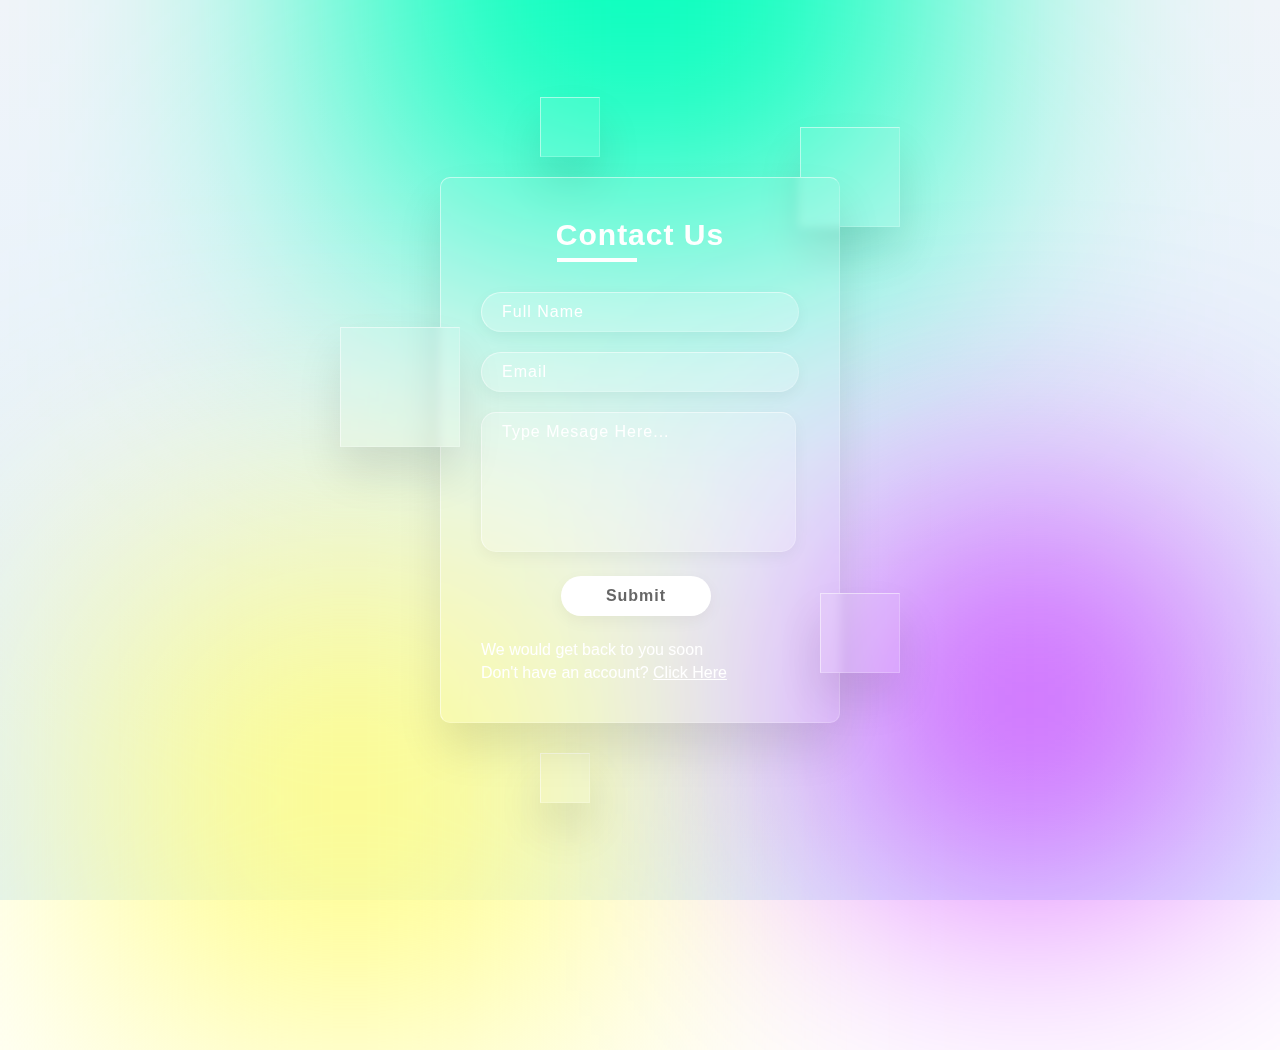
<file: contact.html>
<!DOCTYPE html>
<html lang="en">
<head>
    <meta charset="UTF-8">
    <meta name="viewport" content="width=device-width, initial-scale=1.0">
    <title>Contact-Us</title>
     <link rel="stylesheet" href="glass-form.css">
</head>
<body>
    <section>
        <div class="color"></div>
        <div class="color"></div>
        <div class="color"></div>
        <div class="box">
            <div class="square" style="--i:0"></div>
            <div class="square" style="--i:1"></div>
            <div class="square" style="--i:2"></div>
            <div class="square" style="--i:3"></div>
            <div class="square" style="--i:4"></div>
            <div class="container">
                <div class="form">
                    <h2>Contact Us</h2>
                    <form action="">
                        <div class="inputBx">
                            <input type="text" placeholder="Full Name">
                        </div>
                        <div class="inputBx">
                            <input type="email" placeholder="Email">
                        </div>
                        <div class="inputBx">
                            <textarea name="message" id="" placeholder="Type Mesage Here..."></textarea>
                        </div>
                        <div class="inputBx">
                            <input type="submit" value="Submit">
                        </div>
                        <p class="text">We would get back to you soon</p>
                        <p class="text">Don't have an account? <a href="#">Click Here</a></p>
                    </form>
                </div>
            </div>
        </div>
    </section>
</body>
</html>
</file>
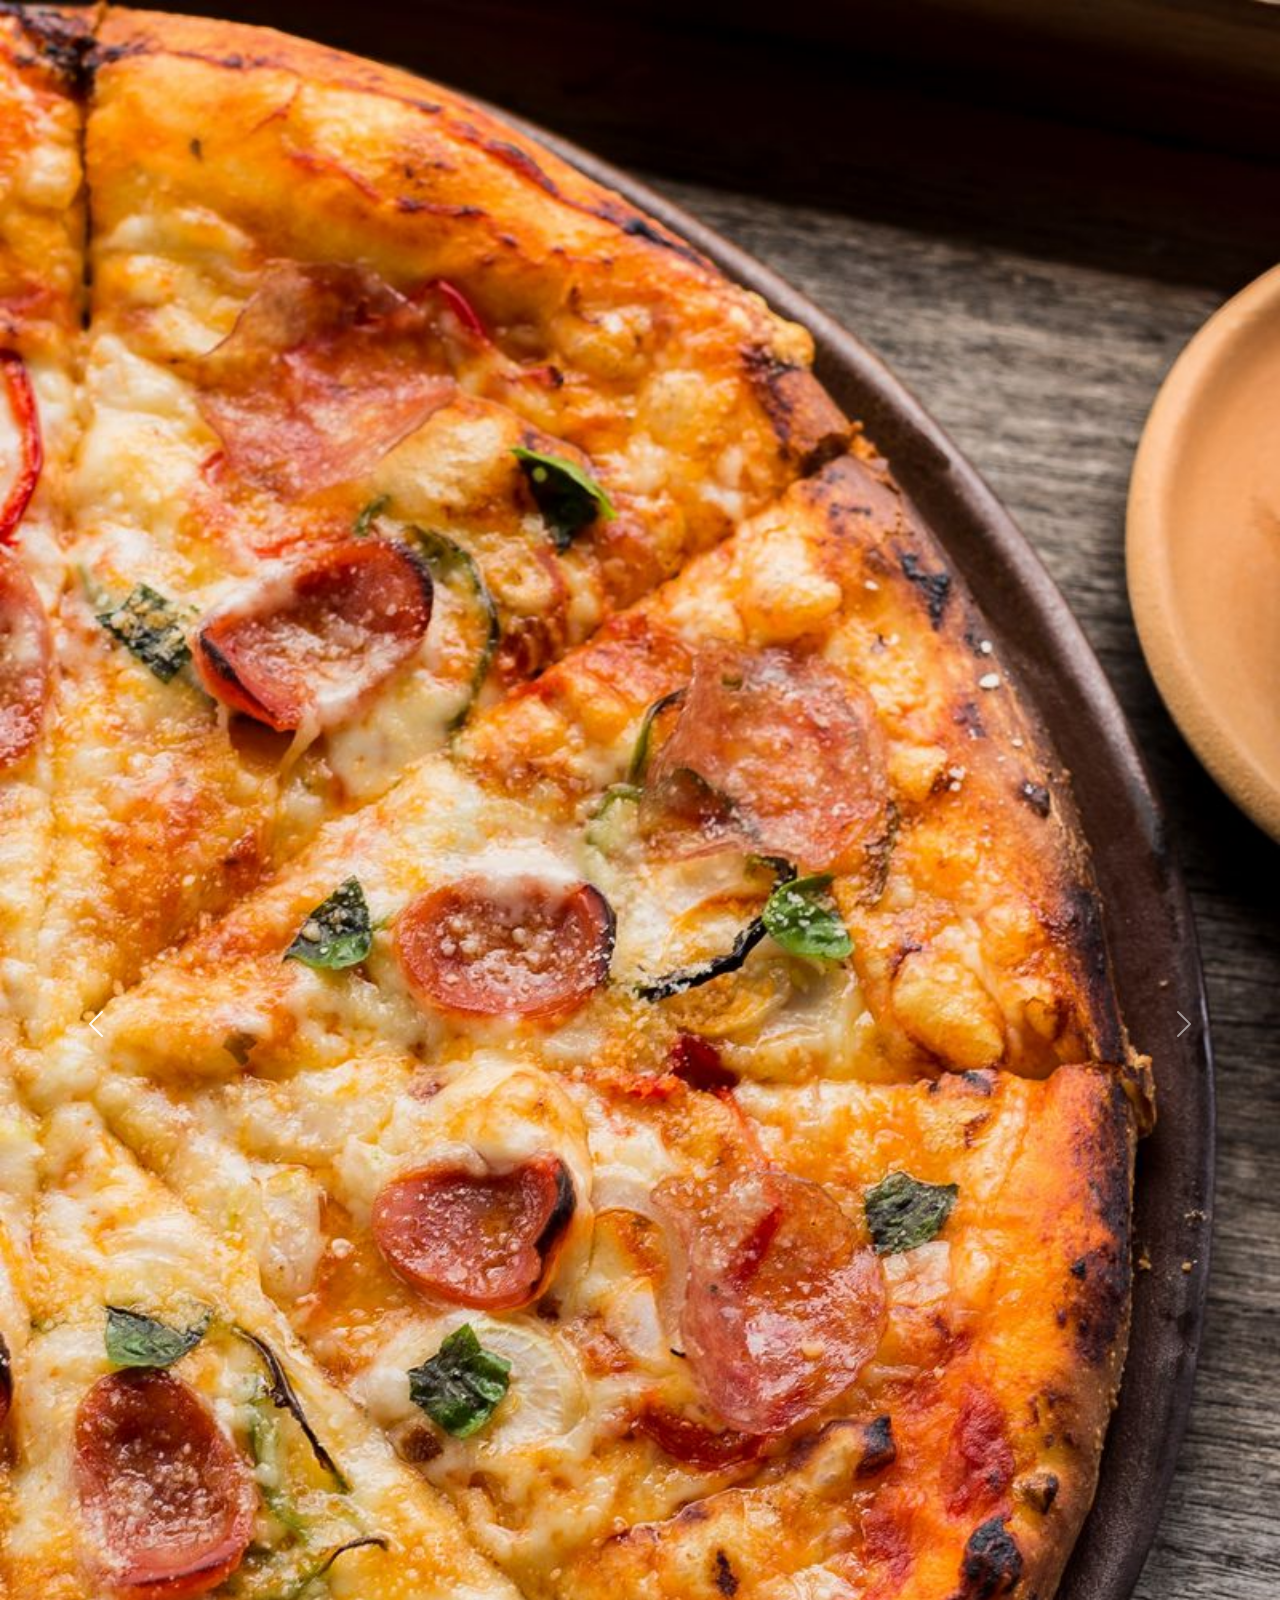
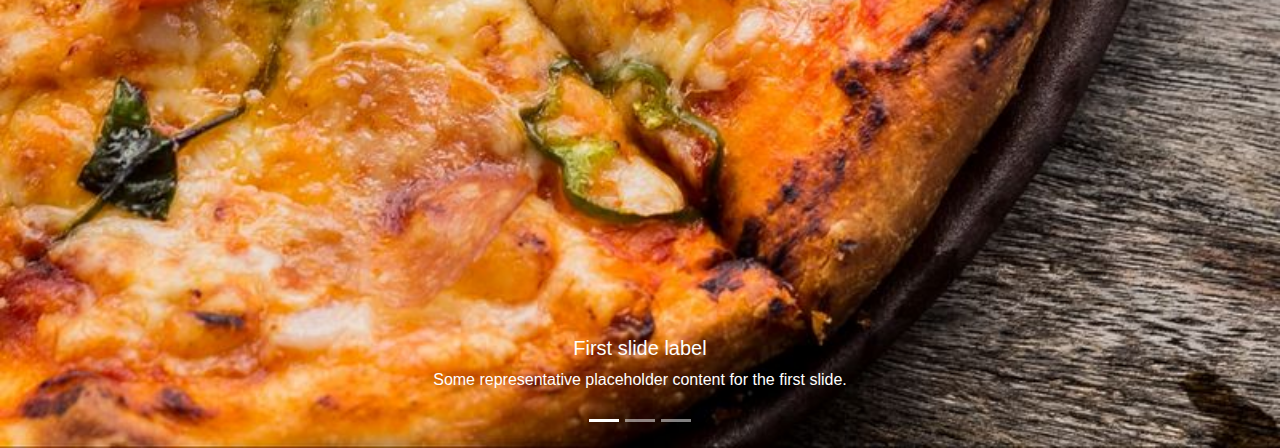
<file: menu.html>
<!DOCTYPE html>
<html>
<head>
	<meta charset="utf-8">
	<meta name="viewport" content="width=device-width, initial-scale=1">
	<title></title>
	<link rel="stylesheet" href="bootstrap.min.css">
	<link rel="stylesheet" type="text/css" href="style2.css">
	<script src="bootstrap.min.js"></script>
</head>
<body>
	<div id="carouselExampleCaptions" class="carousel slide" data-bs-ride="carousel">
  <div class="carousel-indicators">
    <button type="button" data-bs-target="#carouselExampleCaptions" data-bs-slide-to="0" class="active" aria-current="true" aria-label="Slide 1"></button>
    <button type="button" data-bs-target="#carouselExampleCaptions" data-bs-slide-to="1" aria-label="Slide 2"></button>
    <button type="button" data-bs-target="#carouselExampleCaptions" data-bs-slide-to="2" aria-label="Slide 3"></button>
  </div>
  <div class="carousel-inner">
    <div class="carousel-item active">
      <img src="pizza.jpg" class="d-block w-100" alt="...">
      <div class="carousel-caption d-none d-md-block">
        <h5>First slide label</h5>
        <p>Some representative placeholder content for the first slide.</p>
      </div>
    </div>
    <div class="carousel-item">
      <img src="burger.jpg" class="d-block w-100" alt="...">
      <div class="carousel-caption d-none d-md-block">
        <h5>Second slide label</h5>
        <p>Some representative placeholder content for the second slide.</p>
      </div>
    </div>
    <div class="carousel-item">
      <img src="biscuit.jpg" class="d-block w-100" alt="...">
      <div class="carousel-caption d-none d-md-block">
        <h5>Third slide label</h5>
        <p>Some representative placeholder content for the third slide.</p>
      </div>
    </div>
  </div>
  <button class="carousel-control-prev" type="button" data-bs-target="#carouselExampleCaptions" data-bs-slide="prev">
    <span class="carousel-control-prev-icon" aria-hidden="true"></span>
    <span class="visually-hidden">Previous</span>
  </button>
  <button class="carousel-control-next" type="button" data-bs-target="#carouselExampleCaptions" data-bs-slide="next">
    <span class="carousel-control-next-icon" aria-hidden="true"></span>
    <span class="visually-hidden">Next</span>
  </button>
</div>
</file>
<file: glass-form.css>
*{
    margin: 0;
    padding: 0;
    box-sizing: border-box;
    font-family: sans-serif;
}

body{
    overflow: hidden;
}

section{
    display: flex;
    justify-content: center;
    align-items: center;
    min-height: 100vh;
    background: linear-gradient(to bottom, #f1f4f9, #dff1ff);
}

section .color{
    position: absolute;
    filter: blur(150px);
}

section .color:nth-child(1){
    top: -350px;
    width: 600px;
    height: 600px;
    background: #00ffbb;
}

section .color:nth-child(2){
    bottom: -150px;
    left: 100px;
    width: 500px;
    height: 500px;
    background: #fffd87;
}

section .color:nth-child(3){
    bottom: 50px;
    right: 100px;
    width: 300px;
    height: 300px;
    background: #bf00ff;
}

.box{
    position: relative;
}

.box .square{
    position: absolute;
    backdrop-filter: blur(5px);
    box-shadow: 0 25px 45px rgb(0,0,0,0.1);
    border: 1px solid rgb(255,255,255,0.5);
    border-right: 1px solid rgb(255,255,255,0.2);
    border-bottom: 1px solid rgb(255,255,255,0.2);
    background: rgb(255,255,255,0.1);
    animation: animate 10s linear infinite;
    animation-delay: calc(-1s * var(--i));
}

@keyframes animate{
    0%,100%{
        transform: translateY(-40px);
    }
    50%{
        transform: translateY(40px);
    }
}

.box .square:nth-child(1){
    top: -50px;
    right: -60px;
    width: 100px;
    height: 100px;
}

.box .square:nth-child(2){
    top: 150px;
    left: -100px;
    width: 120px;
    height: 120px;
    z-index: 2;
}

.box .square:nth-child(3){
    bottom: 50px;
    right: -60px;
    width: 80px;
    height: 80px;
    z-index: 2;
}

.box .square:nth-child(4){
    bottom: -80px;
    left: 100px;
    width: 50px;
    height: 50px;
}

.box .square:nth-child(5){
    top: -80px;
    left: 100px;
    width: 60px;
    height: 60px;
}

.container{
    position: relative;
    width: 400px;
    min-height: 400px;
    background: rgba(255,255,255,0.1);
    border-radius: 10px;
    display: flex;
    justify-content: center;
    align-items: center;
    backdrop-filter: blur(5px);
    box-shadow: 0 25px 45px rgb(0,0,0,0.1);
    border: 1px solid rgb(255,255,255,0.5);
    border-right: 1px solid rgb(255,255,255,0.2);
    border-bottom: 1px solid rgb(255,255,255,0.2);
}

.form{
    position: relative;
    width: 100%;
    height: 100%;
    padding: 40px;
}

.form h2{
    position: relative;
    color: #fff;
    font-size: 30px;
    font-weight: 600;
    letter-spacing: 1px;
    margin-bottom: 40px;
    text-align: center;
}

.form h2:before{
    content: '';
    position: absolute;
    left: 76px;
    bottom: -10px;
    width: 80px;
    height: 4px;
    background: #fff;
}

 .form .inputBx{
    width: 100%;
    margin-top: 20px;
 }

 .form .inputBx input{
     width: 100%;
     background: rgba(255,255,255,0.2);
     border: none;
     outline: none;
     padding: 10px 20px;
     border-radius: 35px;
     border: 1px solid rgb(255,255,255,0.5);
     border-right: 1px solid rgb(255,255,255,0.2);
     border-bottom: 1px solid rgb(255,255,255,0.2);
     font-size: 16px;
     letter-spacing: 1px;
     color: #fff;
     box-shadow: 0 5px 15px rgb(0,0,0,0.05);
 }

 .form .inputBx textarea{
    width: 315px;
    height: 140px;
    resize: none;
    background: rgba(255,255,255,0.2);
    border: none;
    outline: none;
    padding: 10px 20px;
    border-radius: 15px;
    border: 1px solid rgb(255,255,255,0.5);
    border-right: 1px solid rgb(255,255,255,0.2);
    border-bottom: 1px solid rgb(255,255,255,0.2);
    font-size: 16px;
    letter-spacing: 1px;
    color: #fff !important;
    box-shadow: 0 5px 15px rgb(0,0,0,0.05);
}

.form .inputBx input::placeholder{
    color: #fff;
}

.form .inputBx textarea::placeholder{
    color: #fff;
}

.form .inputBx input[type="submit"]{
    background: #fff;
    color: #666;
    max-width: 150px;
    cursor: pointer;
    margin-bottom: 20px;
    margin-left: 80px;
    font-weight: 600;
    transition: .5s ease-in-out;
}

.form .inputBx input[type="submit"]:hover{
    background: rgba(255,255,255,0.2);
    color: #fff;
    font-weight: 600;
}

.text{
    margin-top: 5px;
    color: #fff;
}

.text a{
    margin-top: 5px;
    color: #fff;
}
</file>
<file: style2.css>
* {
  box-sizing: border-box;
}

html {
	height: 100%;

}

body {
  font-family: 'Roboto', 'Oxygen',
    'Ubuntu', 'Cantarell', 'Fira Sans', 'Droid Sans', 'Helvetica Neue', Arial, Helvetica,
    sans-serif;
  -webkit-font-smoothing: antialiased;
  -moz-osx-font-smoothing: grayscale;
	background-color: rgba(223, 242, 247, .5);
	height: 100%;
	margin: 0;
}

span {
	padding-right: 15px;
	padding-left: 15px;
}

.container {
	display: flex;
  justify-content: center;
	align-items: center;
	width: 100%;
	height: 100%;
}

.chat {
	height: 300px;
	width: 50vw;
	display: flex;
	flex-direction: column;
  justify-content: center;
	align-items: center;
} 

::-webkit-input-placeholder { 
	color: .711 
}
 
input { 
	border: 0; 
	padding: 15px; 
	margin-left: auto;
	border-radius: 10px; 
}

.messages {
	display: flex;
	flex-direction: column;
	overflow: scroll;
	height: 90%;
	width: 100%;
	background-color: white;
	padding: 15px;
	margin: 15px;
	border-radius: 10px;
}

#bot {
	margin-left: auto;
}

.bot {
	font-family: Consolas, 'Courier New', Menlo, source-code-pro, Monaco,  
	monospace;
}

.avatar {
	height: 25px;
}

.response {
	display: flex;
	align-items: center;
	margin: 1%;
}


/* Mobile */

@media only screen and (max-width: 980px) {
  .container {
		flex-direction: column; 
		justify-content: flex-start;
	}
	.chat {
		width: 75vw;
		margin: 10vw;
	}
}
</file>
